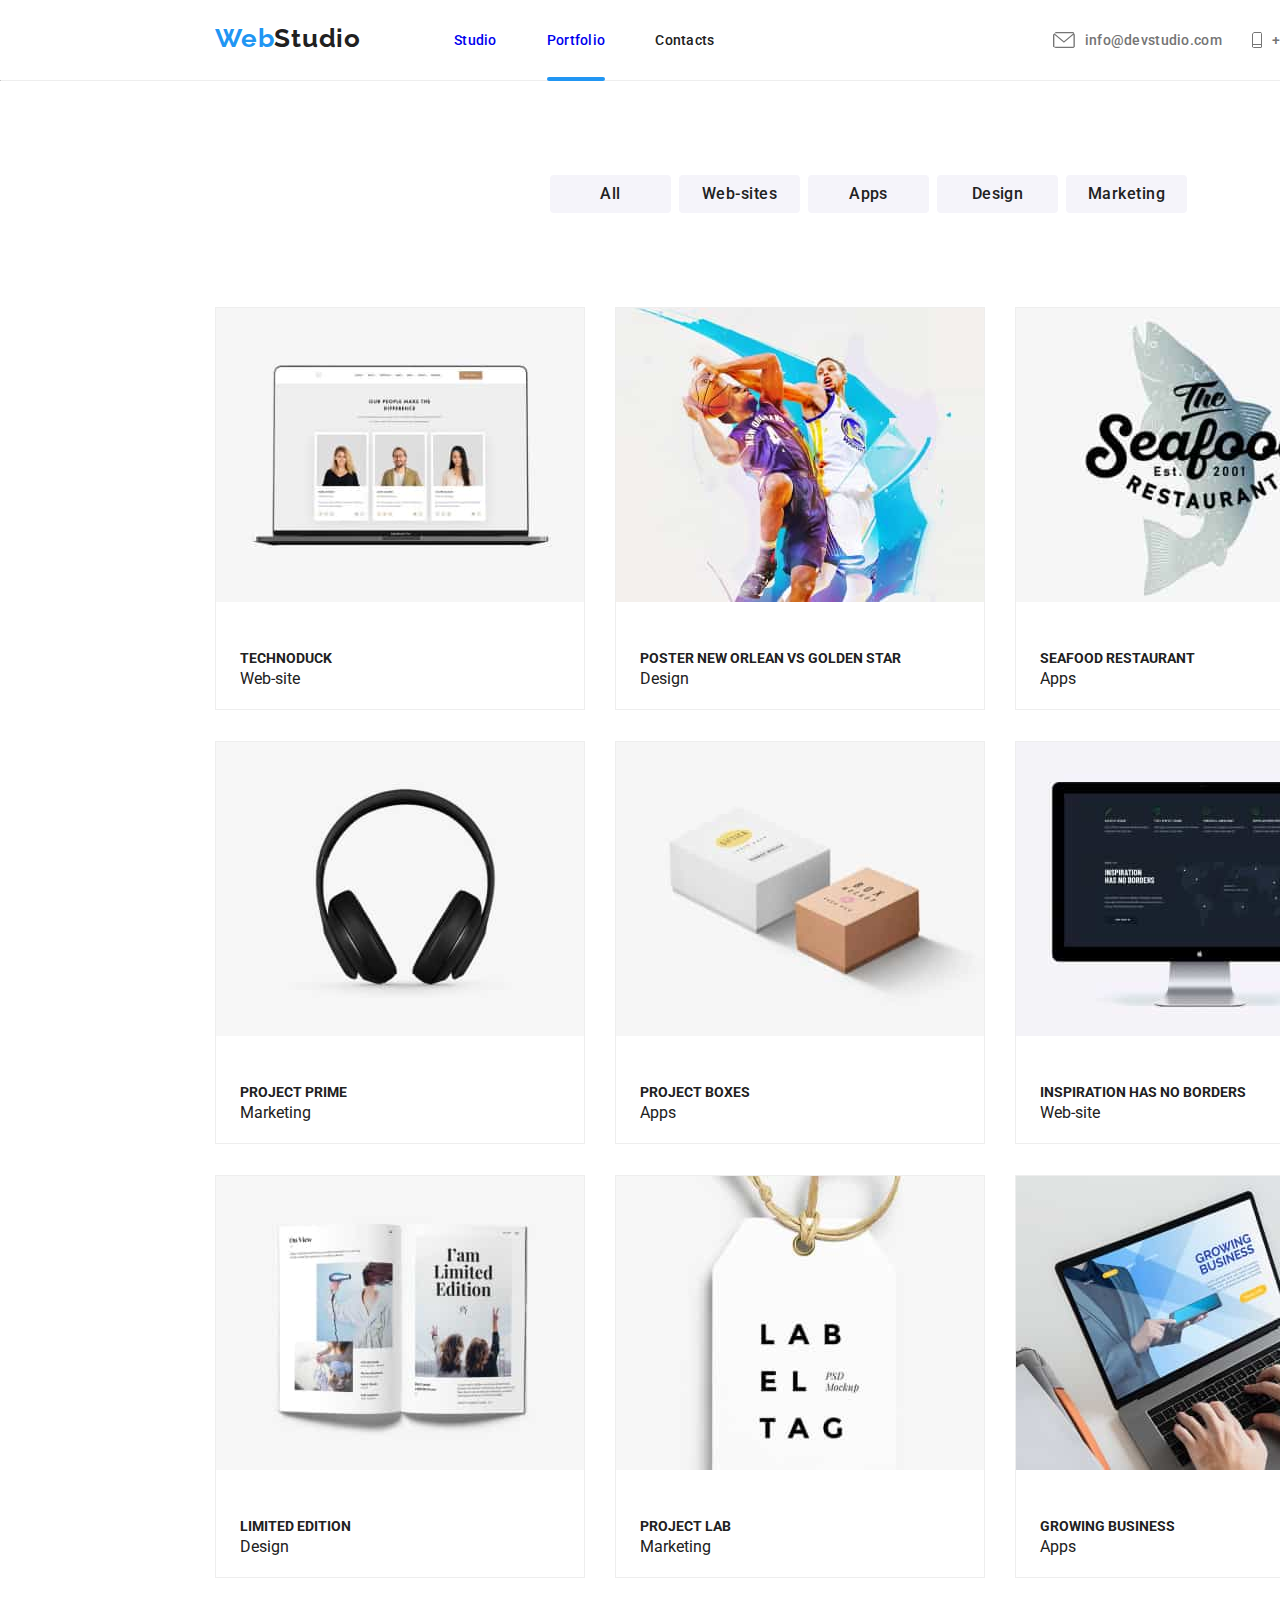
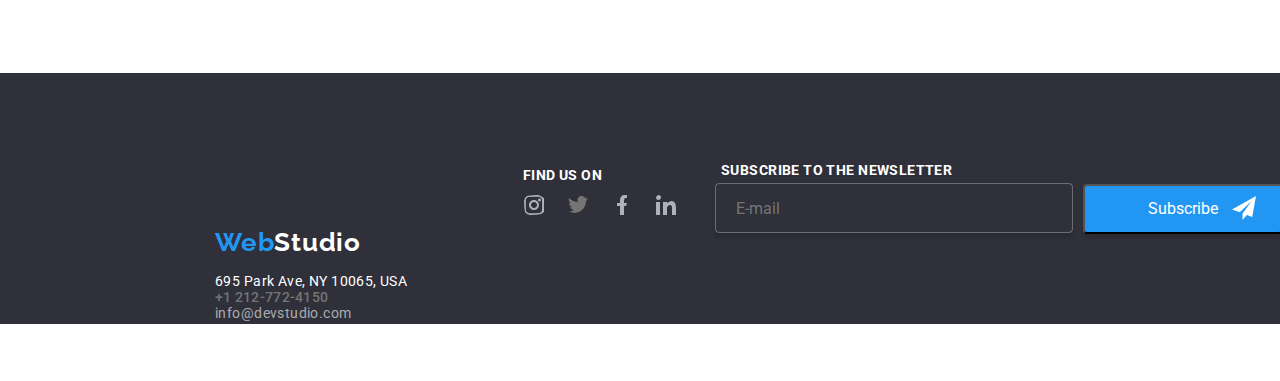
<file: portfolio.html>
<!DOCTYPE html>
<html lang="en">
  <head>
    <meta charset="UTF-8" />
    <meta http-equiv="X-UA-Compatible" content="IE=edge" />
    <meta name="viewport" content="width=device-width, initial-scale=1.0" />
    <title>WebStudio</title>
    <link rel="preconnect" href="https://fonts.googleapis.com" />
    <link rel="preconnect" href="https://fonts.gstatic.com" crossorigin />
    <link
      href="https://fonts.googleapis.com/css2?family=Raleway:wght@700&family=Roboto:ital,wght@0,400;0,500;0,900;1,700&display=swap"
      rel="stylesheet"
    />
    <link rel="stylesheet" href="modern-normalize.css" />
    <link rel="stylesheet" href="style.css" />
  </head>
  <body>
    <div class="container-port">
      <!--Header-->
      <header class="head-section">
        <nav>
          <div class="header-section">
            <ul class="top-section">
              <div class="logo-section">
                <li>Web<span class="studio-top">Studio</span></li>
              </div>
              <div class="link-section">
                <li class="studio-section"><a href="index.html">Studio</a></li>
                <li class="portfolio-section current">
                  <a href="portfolio.html">Portfolio</a>
                </li>
                <li class="contacts-section">Contacts</li>
              </div>
            </ul>
            <div class="info-section">
              <div class="icons-mail-phone">
                <img src="./images/icons.svg/envelope.svg" alt="My Happy SVG" />
              </div>
              <a class="info-mail" href="mailto:info@devstudio.com"
                >info@devstudio.com
              </a>
              <div class="icons-mail-phone">
                <img
                  src="./images/icons.svg/smartphone.svg"
                  alt="My Happy SVG"
                />
              </div>
              <a class="info-phone" href="+1212-772-4150">+1 212-772-4150</a>
            </div>
          </div>
        </nav>
        <hr />
      </header>
      <main>
        <section class="button-section">
          <!--Buttons section-->
          <ul class="btn-section">
            <li>
              <button class="buttons">All</button>
            </li>
            <li>
              <button class="buttons">Web-sites</button>
            </li>
            <li>
              <button class="buttons">Apps</button>
            </li>
            <li>
              <button class="buttons">Design</button>
            </li>

            <li>
              <button class="buttons">Marketing</button>
            </li>
          </ul>

          <!--Projects section-->
          <section>
            <div class="project-section">
              <ul class="card-set">
                <li class="card-item">
                  <div class="border">
                    <div class="overlay-section">
                      <img
                        src="images/technoduck.jpg"
                        alt="Technoduck"
                        width="370"
                      />
                      <div class="overlay">
                        <p class="text-overlay">
                          Technoduck is a state-of-the-art coronavirus
                          distribution platform. Companies use this platform for
                          digital espionage and attacks on competitors' secure
                          servers.
                        </p>
                      </div>
                    </div>

                    <div class="project-container">
                      <h2 class="projects">Technoduck</h2>
                      <span class="projects-name">Web-site</span>
                    </div>
                  </div>
                </li>

                <li class="card-item">
                  <div class="border">
                    <div class="overlay-section">
                      <img
                        class="projects-images"
                        src="images/poster.jpg"
                        alt="New Orlean vs Golden Star"
                        width="370"
                      />
                      <div class="overlay"></div>
                    </div>
                    <div class="project-container">
                      <h2 class="projects">Poster New Orlean vs Golden Star</h2>
                      <span class="projects-name">Design</span>
                    </div>
                  </div>
                </li>

                <li class="card-item">
                  <div class="border">
                    <div class="overlay-section">
                      <img
                        class="projects-images"
                        src="images/seafood.jpg"
                        alt="Seafood Restaurant"
                        width="370"
                      />
                      <div class="overlay"></div>
                    </div>

                    <div class="project-container">
                      <h2 class="projects">Seafood Restaurant</h2>
                      <span class="projects-name">Apps</span>
                    </div>
                  </div>
                </li>
                <li class="card-item">
                  <div class="border">
                    <div class="overlay-section">
                      <img
                        class="projects-images"
                        src="images/projectprime.jpg"
                        alt="Project Prime"
                        width="370"
                      />
                      <div class="overlay"></div>
                    </div>

                    <div class="project-container">
                      <h2 class="projects">Project Prime</h2>
                      <span class="projects-name">Marketing</span>
                    </div>
                  </div>
                </li>

                <li class="card-item">
                  <div class="border">
                    <div class="overlay-section">
                      <img
                        class="projects-images"
                        src="images/projectboxes.jpg"
                        alt="Project Boxes"
                        width="370"
                      />
                      <div class="overlay"></div>
                    </div>

                    <div class="project-container">
                      <h2 class="projects">Project Boxes</h2>
                      <span class="projects-name">Apps</span>
                    </div>
                  </div>
                </li>
                <li class="card-item">
                  <div class="border">
                    <div class="overlay-section">
                      <img
                        class="projects-images"
                        src="images/inspnoborder.jpg"
                        alt="Inspiration has no Borders"
                        width="370"
                      />
                      <div class="overlay"></div>
                    </div>

                    <div class="project-container">
                      <h2 class="projects">Inspiration has no Borders</h2>
                      <span class="projects-name">Web-site</span>
                    </div>
                  </div>
                </li>
                <li class="card-item">
                  <div class="border">
                    <div class="overlay-section">
                      <img
                        class="projects-images"
                        src="images/limitededition.jpg"
                        alt="Limited Edition"
                        width="370"
                      />
                      <div class="overlay"></div>
                    </div>

                    <div class="project-container">
                      <h2 class="projects">Limited Edition</h2>
                      <span class="projects-name">Design</span>
                    </div>
                  </div>
                </li>

                <li class="card-item">
                  <div class="border">
                    <div class="overlay-section">
                      <img
                        class="projects-images"
                        src="images/projectlab.jpg"
                        alt="Project LAB"
                        width="370"
                      />
                      <div class="overlay"></div>
                    </div>

                    <div class="project-container">
                      <h2 class="projects">Project LAB</h2>
                      <span class="projects-name">Marketing</span>
                    </div>
                  </div>
                </li>
                <li class="card-item">
                  <div class="border">
                    <div class="overlay-section">
                      <img
                        class="projects-images"
                        src="images/growingbusiness.jpg"
                        alt="Growing Business"
                        width="370"
                      />
                      <div class="overlay"></div>
                    </div>

                    <div class="project-container">
                      <h2 class="projects">Growing Business</h2>
                      <span class="projects-name">Apps</span>
                    </div>
                  </div>
                </li>
              </ul>
            </div>
          </section>
        </section>
      </main>
   
      <!--Footer section-->
      
      <footer class="footer-section">
        <div class="footer-icons-section">
          <h3 class="icons-title">Find us on</h3>
          <div class="footer-icons">
            <div class="footer-icons-space">
              <img
                class="icon-instagram"
                src="./images/icons.svg/instagram.svg"
                alt="My Happy SVG"
              />
            </div>
            <div class="footer-icons-space">
              <img
                class="icon-twitter"
                src="./images/icons.svg/twitter.svg"
                alt="My Happy SVG"
              />
            </div>
            <div class="footer-icons-space">
              <img
                class="icon-facebook"
                src="./images/icons.svg/facebook.svg"
                alt="My Happy SVG"
              />
            </div>
            <div class="footer-icons-space">
              <img
                class="icon-linkedin"
                src="./images/icons.svg/linkedin.svg"
                alt="My Happy SVG"
              />
            </div>
          </div>
        </div>

        <div class="address-section">
          <address class="address">
            <div class="address-contacts">
              <span class="webstudio-section"
                >Web<span class="studio-bottom">Studio</span></span
              >

              <br />
              695 Park Ave, NY 10065, USA
              <a class="info-phone" href="+1212-772-4150">+1 212-772-4150</a>
              <a class="mail" href="mailto:info@devstudio.com"
                >info@devstudio.com</a
              >
            </div>
          </address>

        </div>
      </footer>
    </div>

    <section class="form-portofolio">
      <form class="subscribe-form">
        <div class="subscribe-label">
          <span class="label-text">Subscribe to the newsletter</span>
          <label class="form-label">
            <input
              type="text"
              class="form-input"
              name="username"
              placeholder=" E-mail"
              required
            />
          </label>
        </div>
  
        <div>
          <button class="subscribe-btn" type="submit">Subscribe</button>
  
          <img
            class="form-svg"
            src="./images/icons.svg/icon-send.svg"
            alt="My Happy SVG"
          />
        </div>
      </form>
    </section>

  </body>
</html>
</file>
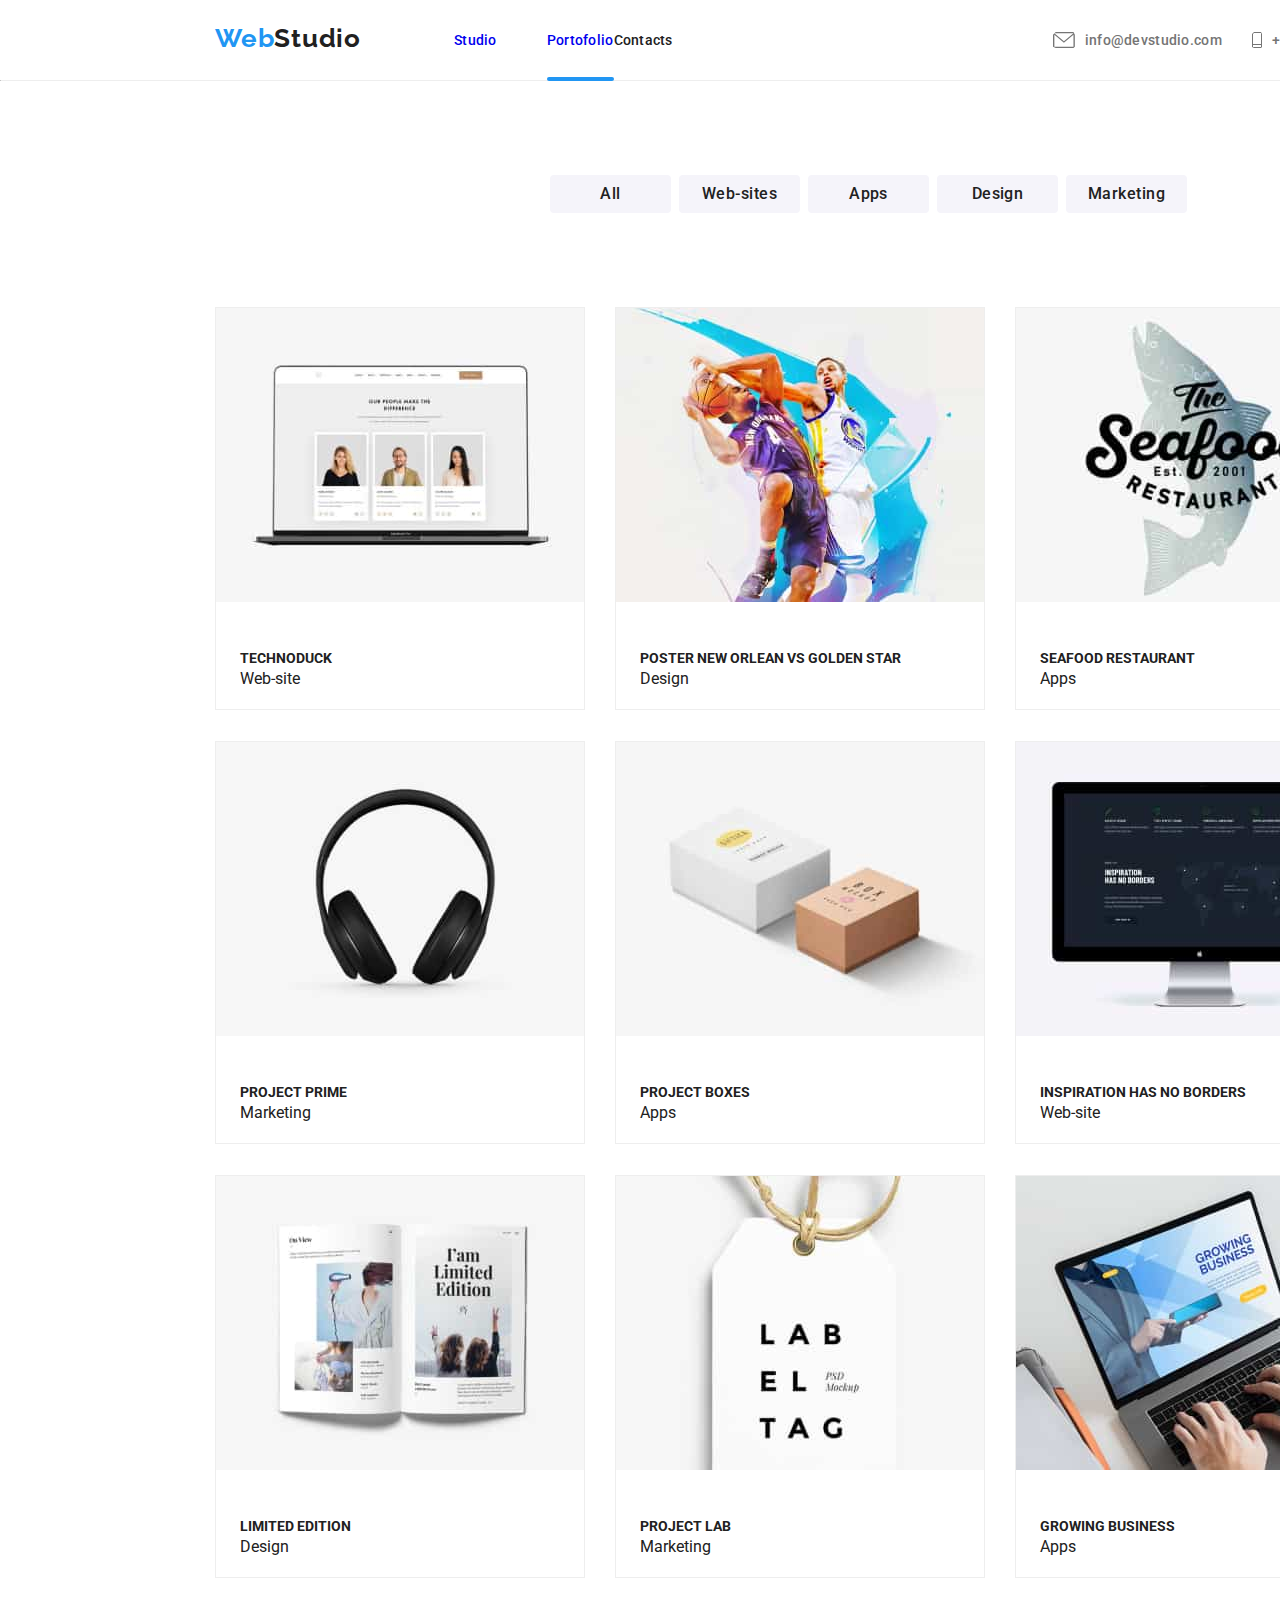
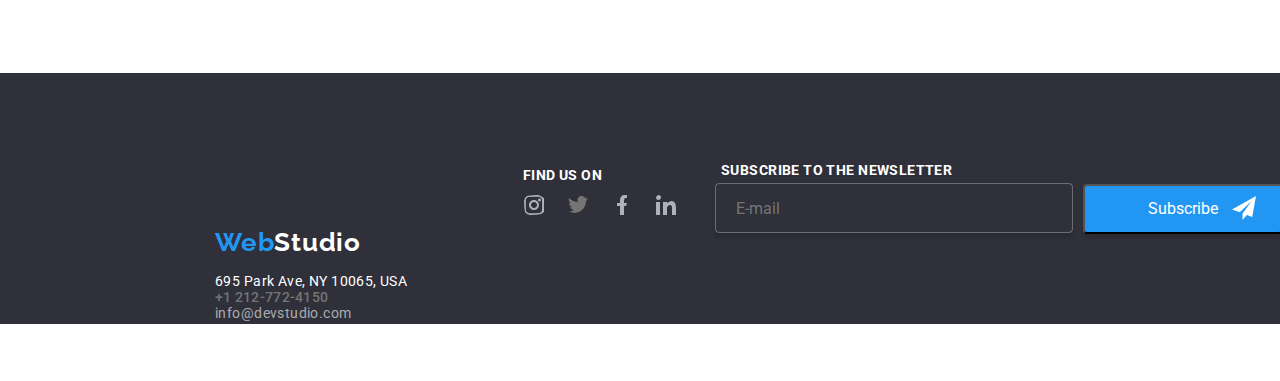
<file: portofolio.html>
<!DOCTYPE html>
<html lang="en">
  <head>
    <meta charset="UTF-8" />
    <meta http-equiv="X-UA-Compatible" content="IE=edge" />
    <meta name="viewport" content="width=device-width, initial-scale=1.0" />
    <title>WebStudio</title>
    <link rel="preconnect" href="https://fonts.googleapis.com" />
    <link rel="preconnect" href="https://fonts.gstatic.com" crossorigin />
    <link
      href="https://fonts.googleapis.com/css2?family=Raleway:wght@700&family=Roboto:ital,wght@0,400;0,500;0,900;1,700&display=swap"
      rel="stylesheet"
    />
    <link rel="stylesheet" href="modern-normalize.css" />
    <link rel="stylesheet" href="style.css" />
  </head>
  <body>
    <div class="container-port">
      <!--Header-->
      <header class="head-section">
        <nav>
          <div class="header-section">
            <ul class="top-section">
              <div class="logo-section">
                <li>Web<span class="studio-top">Studio</span></li>
              </div>
              <div class="link-section">
                <li class="studio-section"><a href="index.html">Studio</a></li>
                <li class="portofolio-section current">
                  <a href="portofolio.html">Portofolio</a>
                </li>
                <li class="contacts-section">Contacts</li>
              </div>
            </ul>
            <div class="info-section">
              <div class="icons-mail-phone">
                <img src="./images/icons.svg/envelope.svg" alt="My Happy SVG" />
              </div>
              <a class="info-mail" href="mailto:info@devstudio.com"
                >info@devstudio.com
              </a>
              <div class="icons-mail-phone">
                <img
                  src="./images/icons.svg/smartphone.svg"
                  alt="My Happy SVG"
                />
              </div>
              <a class="info-phone" href="+1212-772-4150">+1 212-772-4150</a>
            </div>
          </div>
        </nav>
        <hr />
      </header>
      <main>
        <section class="button-section">
          <!--Buttons section-->
          <ul class="btn-section">
            <li>
              <button class="buttons">All</button>
            </li>
            <li>
              <button class="buttons">Web-sites</button>
            </li>
            <li>
              <button class="buttons">Apps</button>
            </li>
            <li>
              <button class="buttons">Design</button>
            </li>

            <li>
              <button class="buttons">Marketing</button>
            </li>
          </ul>

          <!--Projects section-->
          <section>
            <div class="project-section">
              <ul class="card-set">
                <li class="card-item">
                  <div class="border">
                    <div class="overlay-section">
                      <img
                        src="images/technoduck.jpg"
                        alt="Technoduck"
                        width="370"
                      />
                      <div class="overlay">
                        <p class="text-overlay">
                          Technoduck is a state-of-the-art coronavirus
                          distribution platform. Companies use this platform for
                          digital espionage and attacks on competitors' secure
                          servers.
                        </p>
                      </div>
                    </div>

                    <div class="project-container">
                      <h2 class="projects">Technoduck</h2>
                      <span class="projects-name">Web-site</span>
                    </div>
                  </div>
                </li>

                <li class="card-item">
                  <div class="border">
                    <div class="overlay-section">
                      <img
                        class="projects-images"
                        src="images/poster.jpg"
                        alt="New Orlean vs Golden Star"
                        width="370"
                      />
                      <div class="overlay"></div>
                    </div>
                    <div class="project-container">
                      <h2 class="projects">Poster New Orlean vs Golden Star</h2>
                      <span class="projects-name">Design</span>
                    </div>
                  </div>
                </li>

                <li class="card-item">
                  <div class="border">
                    <div class="overlay-section">
                      <img
                        class="projects-images"
                        src="images/seafood.jpg"
                        alt="Seafood Restaurant"
                        width="370"
                      />
                      <div class="overlay"></div>
                    </div>

                    <div class="project-container">
                      <h2 class="projects">Seafood Restaurant</h2>
                      <span class="projects-name">Apps</span>
                    </div>
                  </div>
                </li>
                <li class="card-item">
                  <div class="border">
                    <div class="overlay-section">
                      <img
                        class="projects-images"
                        src="images/projectprime.jpg"
                        alt="Project Prime"
                        width="370"
                      />
                      <div class="overlay"></div>
                    </div>

                    <div class="project-container">
                      <h2 class="projects">Project Prime</h2>
                      <span class="projects-name">Marketing</span>
                    </div>
                  </div>
                </li>

                <li class="card-item">
                  <div class="border">
                    <div class="overlay-section">
                      <img
                        class="projects-images"
                        src="images/projectboxes.jpg"
                        alt="Project Boxes"
                        width="370"
                      />
                      <div class="overlay"></div>
                    </div>

                    <div class="project-container">
                      <h2 class="projects">Project Boxes</h2>
                      <span class="projects-name">Apps</span>
                    </div>
                  </div>
                </li>
                <li class="card-item">
                  <div class="border">
                    <div class="overlay-section">
                      <img
                        class="projects-images"
                        src="images/inspnoborder.jpg"
                        alt="Inspiration has no Borders"
                        width="370"
                      />
                      <div class="overlay"></div>
                    </div>

                    <div class="project-container">
                      <h2 class="projects">Inspiration has no Borders</h2>
                      <span class="projects-name">Web-site</span>
                    </div>
                  </div>
                </li>
                <li class="card-item">
                  <div class="border">
                    <div class="overlay-section">
                      <img
                        class="projects-images"
                        src="images/limitededition.jpg"
                        alt="Limited Edition"
                        width="370"
                      />
                      <div class="overlay"></div>
                    </div>

                    <div class="project-container">
                      <h2 class="projects">Limited Edition</h2>
                      <span class="projects-name">Design</span>
                    </div>
                  </div>
                </li>

                <li class="card-item">
                  <div class="border">
                    <div class="overlay-section">
                      <img
                        class="projects-images"
                        src="images/projectlab.jpg"
                        alt="Project LAB"
                        width="370"
                      />
                      <div class="overlay"></div>
                    </div>

                    <div class="project-container">
                      <h2 class="projects">Project LAB</h2>
                      <span class="projects-name">Marketing</span>
                    </div>
                  </div>
                </li>
                <li class="card-item">
                  <div class="border">
                    <div class="overlay-section">
                      <img
                        class="projects-images"
                        src="images/growingbusiness.jpg"
                        alt="Growing Business"
                        width="370"
                      />
                      <div class="overlay"></div>
                    </div>

                    <div class="project-container">
                      <h2 class="projects">Growing Business</h2>
                      <span class="projects-name">Apps</span>
                    </div>
                  </div>
                </li>
              </ul>
            </div>
          </section>
        </section>
      </main>
   
      <!--Footer section-->
      
      <footer class="footer-section">
        <div class="footer-icons-section">
          <h3 class="icons-title">Find us on</h3>
          <div class="footer-icons">
            <div class="footer-icons-space">
              <img
                class="icon-instagram"
                src="./images/icons.svg/instagram.svg"
                alt="My Happy SVG"
              />
            </div>
            <div class="footer-icons-space">
              <img
                class="icon-twitter"
                src="./images/icons.svg/twitter.svg"
                alt="My Happy SVG"
              />
            </div>
            <div class="footer-icons-space">
              <img
                class="icon-facebook"
                src="./images/icons.svg/facebook.svg"
                alt="My Happy SVG"
              />
            </div>
            <div class="footer-icons-space">
              <img
                class="icon-linkedin"
                src="./images/icons.svg/linkedin.svg"
                alt="My Happy SVG"
              />
            </div>
          </div>
        </div>

        <div class="address-section">
          <address class="address">
            <div class="address-contacts">
              <span class="webstudio-section"
                >Web<span class="studio-bottom">Studio</span></span
              >

              <br />
              695 Park Ave, NY 10065, USA
              <a class="info-phone" href="+1212-772-4150">+1 212-772-4150</a>
              <a class="mail" href="mailto:info@devstudio.com"
                >info@devstudio.com</a
              >
            </div>
          </address>

        </div>
      </footer>
    </div>

    <section class="form-portofolio">
      <form class="subscribe-form">
        <div class="subscribe-label">
          <span class="label-text">Subscribe to the newsletter</span>
          <label class="form-label">
            <input
              type="text"
              class="form-input"
              name="username"
              placeholder=" E-mail"
              required
            />
          </label>
        </div>
  
        <div>
          <button class="subscribe-btn" type="submit">Subscribe</button>
  
          <img
            class="form-svg"
            src="./images/icons.svg/icon-send.svg"
            alt="My Happy SVG"
          />
        </div>
      </form>
    </section>

  </body>
</html>
</file>
<file: style.css>
body {
  font-family: Roboto, "Open Sans", "Helvetica Neue", sans-serif;
  color: #212121;
}

* {
  margin: 0;
  padding: 0;
  box-sizing: Border-box;
}

hr {
  width: 1600px;

  border-top: 1px #ececec;
}

ul {
  list-style-type: none;
}
a:hover,
a:focus {
  color: #2196f3;
}
a {
  text-decoration: none;
  transition-property: color;
  transition-duration: 250ms;
  transition-timing-function: cubic-bezier(0.4, 0, 0.2, 1);
}
h1 {
  display: flex;
  width: 696px;
  flex-direction: column;
  flex-shrink: 0;
  color: #fff;
  text-align: center;
  font-size: 44px;
  font-family: inherit;
  font-weight: 900;
  line-height: 1.36;
  letter-spacing: 2.64px;
  text-transform: uppercase;
  margin-top: 35px;
  margin-right: auto;
  margin-left: auto;
}
h2 {
  display: flex;
  width: 270px;
  flex-direction: column;
  flex-shrink: 0;
  color: #212121;
  font-size: 14px;
  font-family: inherit;
  font-weight: 700;
  text-transform: uppercase;
}
p {
  display: flex;
  width: 270px;
  height: 75px;
  flex-direction: column;
  flex-shrink: 0;
  color: #757575;
  font-size: 14px;
  font-family: inherit;
  font-weight: 400;
  line-height: 24px;
  letter-spacing: 0.42px;
}
.container-port {
  display: flex;
  width: 1600px;
  flex-direction: column;
  justify-content: center;
  align-items: center;
  gap: 94px;
  background: #fff;
}
.container {
  width: 1600px;
  height: 2348px;
  background: #fff;
}

.webstudio-section {
  color: #2196f3;
  font-size: 26px;
  font-family: Raleway;
  font-weight: 700;
  letter-spacing: 0.78px;
  display: flex;
  font-style: normal;
}
.studio-section,
.portfolio-section,
.contacts-section {
  color: #212121;
  font-size: 14px;
  font-family: inherit;
  font-weight: 500;
  letter-spacing: 0.28px;
}

.button {
  color: #fff;
  text-align: center;
  font-size: 16px;
  font-family: inherit;
  font-weight: 700;
  line-height: 30px;
  letter-spacing: 0.96px;
  margin-left: 720px;
  transition-property: background-color;
  transition-duration: 250ms;
  transition-timing-function: cubic-bezier(0.4, 0, 0.2, 1);
}
.buttons:hover,
.buttons:focus,
.button:hover,
.button:focus {
  background-color: #2196f3;
  color: #fff;
  cursor: pointer;
}
.buttons:hover {
  box-shadow: 0px 2px 2px 0px rgba(0, 0, 0, 0.12),
    0px 1px 2px 0px rgba(0, 0, 0, 0.08), 0px 3px 1px 0px rgba(0, 0, 0, 0.1);
  cursor: pointer;
}
.info-phone {
  color: #757575;
  font-size: 14px;
  font-family: inherit;
  font-weight: 500;
  letter-spacing: 0.28px;
}

.top-section {
  display: flex;
  padding-left: 215px;
}
.info-mail {
  padding-right: 40px;
  color: #757575;
}
.info-section {
  color: #757575;
  font-family: Roboto;
  font-size: 14px;
  font-weight: 500;
  letter-spacing: 0.28px;
  padding-right: 215px;
  padding-top: 32px;
  padding-bottom: 32px;
  display: flex;
}

.header-section {
  display: flex;
  justify-content: space-between;
  width: 1600px;
  height: 80px;
  flex-shrink: 0;
  background: #fff;
}
.logo-section {
  color: #2196f3;
  font-family: Raleway;
  font-size: 26px;
  font-weight: 700;
  letter-spacing: 0.78px;
  padding-right: 93px;
  padding-top: 24px;
  padding-bottom: 25px;
}

.studio-section,
.portfolio-section {
  margin-right: 50px;
}
.studio-top {
  color: #212121;
}
.studio-bottom {
  color: #fff;
}
.current {
  position: relative;
}
.current::after {
  content: " ";
  width: 100%;
  height: 4px;
  position: absolute;
  top: 17px;
  border-radius: 2px;
  background: #2196f3;
  left: 0;
  right: 0;
  margin-top: 28px;
}
.current:hover::after {
  width: 100%;
  left: 0;
}

.link-section {
  color: #212121;
  font-family: Roboto;
  font-size: 14px;
  font-weight: 500;
  letter-spacing: 0.28px;
  display: flex;
  padding-top: 32px;
}

.details {
  color: #212121;
  text-align: center;
  font-size: 36px;
  font-family: inherit;
  font-weight: 700;
  letter-spacing: 1.08px;
  margin-right: auto;
  margin-left: auto;
}
.details-ourteam {
  color: #212121;
  text-align: center;
  font-size: 36px;
  font-family: inherit;
  font-weight: 700;
  letter-spacing: 1.08px;
  margin-right: auto;
  margin-left: auto;
  padding-bottom: 50px;
}
.details-section {
  display: flex;
  justify-content: space-evenly;
  padding-left: 215px;
  padding-right: 215px;
}
.what-we-do-section {
  width: 1600px;
  height: 386px;
  background: #fff;
}
.team-section {
  width: 1600px;
  height: 648px;
  flex-shrink: 0;
  background: #f5f4fa;
}
.team-list {
  display: flex;
  justify-content: space-evenly;
}

.our-team {
  width: 270px;
  height: 368px;
  flex-shrink: 0;
  border-radius: 0px 0px 4px 4px;
  background: #fff;
}
.team-names {
  color: #212121;
  text-align: center;
  font-size: 16px;
  font-family: inherit;
  font-weight: 500;
  letter-spacing: 0.48px;
}
.team-jobs {
  color: #757575;
  text-align: center;
  font-size: 16px;
  font-family: inherit;
  font-weight: 400;
  letter-spacing: 0.48px;
}
.footer-section {
  width: 1600px;
  height: 251px;
  flex-shrink: 0;
  background: #2f303a;
}

.address {
  display: flex;
  width: 207px;
  height: 16px;
  flex-direction: column;
  flex-shrink: 0;
  color: #fff;
  font-size: 14px;
  font-family: inherit;
  font-style: normal;
  font-weight: 400;
  line-height: normal;
  letter-spacing: 0.42px;
  margin-left: 215px;
  margin-right: 1178px;
  justify-content: space-evenly;
}
.mail {
  display: flex;
  width: 231px;
  height: 16px;
  flex-direction: column;
  flex-shrink: 0;
  color: rgba(255, 255, 255, 0.6);
  font-size: 14px;
  font-family: inherit;

  font-weight: 400;
  line-height: 16px;
  letter-spacing: 0.42px;
}

.main-section,
.ability-section,
.details-section,
.team-section,
.footer-section,
.title-section {
  padding-top: 94px;
  padding-bottom: 94px;
}

.main-section {
  width: 1600px;
  height: 80px;
  flex-shrink: 0;
  background: #fff;
}
.title-section {
  width: 1600px;
  height: 600px;
  flex-shrink: 0;
  background: #2f303a;
  background-image: url(images/img.png),
    linear-gradient(to bottom, #fff, rgb(160, 158, 158), rgb(58, 57, 57), #000);
  background-size: 1600px;
}

.ability-section {
  width: 1600px;
  background: #fff;
}
.abilities-section {
  display: flex;
  justify-content: space-evenly;
  margin-right: 215px;
  margin-left: 215px;
  margin-bottom: 94px;
}
.team-section {
  width: 1600px;
  height: 648px;
  flex-shrink: 0;
  background: #f5f4fa;
}
.footer-section {
  width: 1600px;
  height: 251px;
  flex-shrink: 0;
  background: #2f303a;
}

.button-section {
  display: flex;
  width: 1600px;
  flex-direction: column;
  justify-content: center;
  align-items: center;
  gap: 94px;
  background: #fff;
}

.buttons {
  width: 121px;
  height: 38px;
  flex-shrink: 0;
  border-radius: 4px;
  background: #f5f4fa;
  margin-left: 8px;
  color: #212121;
  text-align: center;
  font-family: inherit;
  font-size: 16px;
  font-style: normal;
  font-weight: 500;
  line-height: 26px;
  letter-spacing: 0.48px;
  border: transparent;
  transition-property: background-color;
  transition-duration: 250ms;
  transition-timing-function: cubic-bezier(0.4, 0, 0.2, 1);
}

.project-container {
  padding: 24px 237px 20px 24px;
}

.team-container {
  color: #212121;
  text-align: center;
  font-family: inherit;
  font-size: 16px;
  font-style: normal;
  font-weight: 500;
  line-height: normal;
  letter-spacing: 0.48px;
  box-shadow: 0px 2px 1px 0px rgba(0, 0, 0, 0.2),
    0px 1px 1px 0px rgba(0, 0, 0, 0.14), 0px 1px 3px 0px rgba(0, 0, 0, 0.12);
}
.btn-section {
  display: flex;
  width: 516px;
  height: 38px;
}

.project-section {
  display: flex;
  width: 1600px;
  flex-direction: column;
  justify-content: center;
  align-items: center;
  gap: 94px;
  background: #fff;

  padding-left: 215px;
  padding-right: 215px;
}
.projects {
  padding-top: 20px;
  padding-bottom: 4px;
}
.card-set {
  display: flex;
  flex-wrap: wrap;
  margin-left: -30px;
  margin-top: -30px;
}
.card-item {
  background: #fff;
  margin-left: 30px;
  margin-top: 30px;
  width: 370px;
  height: 404px;
  flex-shrink: 0;

  background: #fff;
  flex-basis: calc((100% - 90px) / 3);
}
.border {
  border: 1px solid #eee;
  transition-property: background-color;
  transition-duration: 250ms;
  transition-timing-function: cubic-bezier(0.4, 0, 0.2, 1);
}
.border:hover {
  border: 1px solid #eee;
  background: #fff;
  box-shadow: 1px 4px 6px 0px rgba(0, 0, 0, 0.16),
    0px 4px 4px 0px rgba(0, 0, 0, 0.06), 0px 1px 1px 0px rgba(0, 0, 0, 0.12);
}

.overlay-section {
  position: relative;
  overflow: hidden;
}
.overlay {
  position: absolute;
  top: 0;
  left: 0;
  width: 100%;
  height: 100%;
  transform: translatey(100%);
  transition: transform 250ms ease-in-out;
}
.overlay-section:hover .overlay {
  transform: translatex(0);
  background-color: rgba(33, 150, 243, 0.9);
}
.text-overlay {
  width: 322px;
  color: #fff;
  font-family: Roboto;
  font-size: 18px;
  font-weight: 400;
  line-height: 28px;
  letter-spacing: 0.54px;
  margin-top: 63px;
  margin-left: 23px;
}

.card-list {
  margin-left: 30px;
  margin-top: 30px;
}

.icons-mail-phone {
  display: flex;
  justify-content: flex-end;
  padding-right: 10px;
  width: 10px;
  height: 16px;
  flex-shrink: 0;
  transition-property: background-color;
  transition-duration: 250ms;
  transition-timing-function: cubic-bezier(0.4, 0, 0.2, 1);
}
.icons-mail-phone:hover {
  filter: invert(0.4) sepia(1) saturate(15.7) hue-rotate(183.6deg)
    brightness(0.95);
  cursor: pointer;
}
.icons-list {
  width: 270px;
  height: 120px;
  flex-shrink: 0;
  border-radius: 4px;
  background: #f5f4fa;

  display: flex;
  justify-content: center;
  align-items: center;
}
.icon-list {
  width: 70px;
  height: 70px;
  flex-shrink: 0;
}

.icon-space {
  padding-bottom: 30px;
}
.footer-icons-space:hover,
.footer-icons-space:focus {
  background-color: #2196f3;
  cursor: pointer;
}

.social-icons-space {
  width: 44px;
  height: 44px;
  border-radius: 50px;
  background-color: fff;

  display: flex;
  justify-content: space-around;
  align-items: center;

  transition-property: background-color;
  transition-duration: 250ms;
  transition-timing-function: cubic-bezier(0.4, 0, 0.2, 1);
}
.social-icons-space:hover,
.social-icons-space:focus {
  background: #2196f3;
  cursor: pointer;
}

.icon-instagram,
.icon-twitter,
.icon-facebook,
.icon-linkedin {
  width: 20px;
  height: 20px;
  transition-property: color;
  transition-duration: 250ms;
  transition-timing-function: cubic-bezier(0.4, 0, 0.2, 1);
}
.icon-instagram:focus,
.icon-twitter:focus,
.icon-facebook:focus,
.icon-linkedin:focus,
.icon-instagram:hover,
.icon-twitter:hover,
.icon-facebook:hover,
.icon-linkedin:hover {
  filter: invert(0) sepia(0.5) saturate(0.1) hue-rotate(0deg) brightness(40);
  cursor: pointer;
}

.social-icons {
  display: flex;
  justify-content: space-evenly;
  padding-top: 16px;
}

.customers-section {
  width: 1600px;
  height: 451px;
}
.customer-title {
  color: #212121;
  text-align: center;
  font-family: Roboto;
  font-size: 36px;
  font-style: normal;
  font-weight: 700;
  line-height: normal;
  letter-spacing: 1.08px;
  padding-top: 94px;
}
.logo-icons {
  width: 106px;
  height: 60px;
  transition-property: background-color;
  transition-duration: 250ms;
  transition-timing-function: cubic-bezier(0.4, 0, 0.2, 1);
}
.logo-icons:hover,
.logo-icons:focus {
  filter: invert(0.4) sepia(1) saturate(15.7) hue-rotate(183.6deg)
    brightness(0.95);
  cursor: pointer;
}
.customer-icons {
  display: flex;
  align-items: center;
  gap: 10px;
  justify-content: center;
  padding-top: 50px;
}

.customer-icons-space {
  width: 170px;
  height: 92px;
  flex-shrink: 0;
  border-radius: 4px;
  border: 1px solid #afb1b8;

  display: flex;
  justify-content: center;
  align-items: center;
}
.customer-icons-space:hover {
  border-color: #2196f3;
  cursor: pointer;
}
.footer-icons {
  display: flex;
  justify-content: center;

  transition-property: background-color;
  transition-duration: 250ms;
  transition-timing-function: cubic-bezier(0.4, 0, 0.2, 1);
}
.icons-title {
  color: #fff;
  font-family: Roboto;
  font-size: 14px;
  font-weight: 700;
  line-height: normal;
  letter-spacing: 0.42px;
  text-transform: uppercase;
  padding-right: 75px;
  display: flex;
  justify-content: center;
}
.footer-icons-space {
  width: 44px;
  height: 44px;
  flex-shrink: 0;
  fill: rgba(255, 255, 255, 0.1);
  border-radius: 50%;
  align-items: center;
  display: flex;
  justify-content: space-around;
}
.footer-icons-section {
  margin-right: 400px;
}
.address-contacts {
  padding-bottom: 60px;
}
.desktop-apps {
  position: absolute;
  width: 370px;
  height: 70px;
  flex-shrink: 0;
  background: rgba(47, 48, 58, 0.8);
  bottom: 0px;
  top: 224px;
}
.mobile-apps {
  position: absolute;
  width: 370px;
  height: 70px;
  flex-shrink: 0;
  background: rgba(47, 48, 58, 0.8);
  bottom: 0px;
  top: 224px;
}
.design-solutions {
  position: absolute;
  width: 370px;
  height: 70px;
  flex-shrink: 0;
  background: rgba(47, 48, 58, 0.8);
  bottom: 0px;
  top: 224px;
}
.laptop-img,
.phone-img,
.tablet-img {
  position: relative;
}
.apps-text {
  color: #fff;
  text-align: center;
  font-family: Roboto;
  font-size: 14px;
  font-style: normal;
  font-weight: 700;
  line-height: normal;
  letter-spacing: 0.42px;
  text-transform: uppercase;
  display: flex;
  justify-content: space-around;
  padding-top: 27px;
}

/* Modal */

.modal {
  position: fixed;
  top: 0;
  left: 0;
  width: 100vw;
  height: 100vh;
  display: flex;
  justify-content: center;
  align-items: center;
  background: rgba(0, 0, 0, 0.2);
  transition: 400ms ease-out;
}

.modal-content {
  padding: 16px;
  width: 528px;
  height: 581px;
  margin: 0 auto;
  position: relative;
  border-radius: 4px;
  background: #fff;
  box-shadow: 0px 2px 1px 0px rgba(0, 0, 0, 0.2),
    0px 1px 1px 0px rgba(0, 0, 0, 0.14), 0px 1px 3px 0px rgba(0, 0, 0, 0.12);
}

.is-hidden {
  visibility: hidden;
  pointer-events: none;
  opacity: 0;
  transition: 400ms ease-out;
}
.close-btn {
  background-color: #fff;
  cursor: pointer;
  outline: none;
  position: absolute;
  right: 16px;
  top: 16px;
  width: 30px;
  height: 30px;
  border-radius: 50%;
  border-color: #f6f8fa;
}
.close-button {
  color: #000;
  width: 18px;
  margin-top: 6px;
  height: 18px;
}

/* Form */

.form-modal {
  position: relative;
  display: flex;
  flex-direction: column;
  gap: 4px;
  align-items: flex-start;
  width: 448px;
  height: 54px;
  margin-top: 5px;
}
.form {
  margin-left: 19px;
  margin-top: 40px;
}

.form-modal input {
  flex: 2;
  width: 100%;
  border-radius: 4px;
  padding: 0px 30px;
  border: 1px solid rgba(33, 33, 33, 0.2);
}
.form-modal input:focus-within{
  outline: none;
  border-radius: 4px;
  border: 1px solid #2196f3;

}
.icons-form {
  width: 18px;
  height: 18px;
  position: absolute;
  margin-top: 32px;
  margin-left: 12px;

}
.icons-form:focus {
  fill: #2196f3; /* Culoarea implicită a SVG-ului */
  transition: fill 0.2s; /* Efect de tranziție pentru schimbarea culorii */
}

/* Stilizarea SVG la focus */
input:focus + svg {
  fill: #2196f3; /* Culoarea SVG-ului când elementul de intrare primește focus */
}

.form-modal.terms-conditions-checkbox {
  flex-direction: row;
  align-items: center;
  justify-content: center;
  cursor: pointer;
}
.terms-info {
  font-family: Roboto;
  font-size: 14px;
  font-style: normal;
  line-height: 24px;
  letter-spacing: 0.42px;
  text-decoration-line: underline;
}
.agree-check .terms-info {
  margin-left: 8px;
  color: #2196f3;
  font-weight: bold;
}
.agree-check {
  display: flex;
  justify-content: center;
  align-items: center;
  margin-bottom: 15px;
}

.agree-check .checkmark {
  appearance: none;
}

.service-text {
  font-weight: 400;
  font-size: 14px;
  line-height: 24px;
  letter-spacing: 0.03em;
  color: #757575;
}

.form-modal .submit-button {
  width: 200px;
  height: 50px;
  background-color: #2196f3;
  cursor: pointer;
  align-self: center;
  border: none;
  border-radius: 4px;
  color: #fff;
}

.agree-check input[type="checkbox"] {
  display: none;
}

.agree-check .icon {
  display: inline-block;
  width: 16px;
  height: 16px;
  border-radius: 2px;
  background: url("./images/vector.png");
}

.agree-check input[type="checkbox"]:checked + .icon {
  background-color: #0078d4;
  border-color: #0078d4;
  background: url("./images/iconcheck.png");
  width: 16px;
  height: 15px;
  padding: 7px;
}

.agree-check .service-text {
  margin-left: 5px;
  margin-top: 18px;
}
.input-icon {
  position: absolute;
  top: 50%;
  left: 12px;
  width: 18px;
  height: 18px;
}
.icon {
  margin-top: 17px;
}
.form-modal input:focus-within > .icon {
  color: #2196f3;
}
.textarea {
  width: 448px;
  height: 120px;
  border-radius: 4px;
  border: 1px solid rgba(33, 33, 33, 0.2);
  margin-top: 16px;
  padding: 16px;
}
.textarea:focus {
  outline: none;
  border-radius: 4px;
  border: 1px solid #2196f3;
}
.form-textarea {
  position: relative;
  display: flex;
  flex-direction: column;
  align-items: flex-start;
  margin-top: 20px;
}

.form-text {
  color: #757575;
  font-family: Roboto;
  font-size: 12px;
  font-style: normal;
  font-weight: 400;
  line-height: normal;
  letter-spacing: 0.12px;
  margin-top: 10px;
}
.form-text-comments {
  color: #757575;
  font-family: Roboto;
  font-size: 12px;
  font-style: normal;
  font-weight: 400;
  line-height: normal;
  letter-spacing: 0.12px;
}

.leave-info {
  color: #212121;
  text-align: center;
  font-family: Roboto;
  font-size: 20px;
  font-style: normal;
  font-weight: 700;
  line-height: normal;
  letter-spacing: 0.6px;
}

.subscribe-form {
  position: absolute;
  display: flex;
  justify-content: flex-end;
  align-items: center;
  margin-top: 442px;
  margin-left: 715px;
}
.form-label {
  width: 358px;
  height: 50px;
}
.label-text {
  color: #fff;
  font-family: Roboto;
  font-size: 14px;
  font-style: normal;
  font-weight: 700;
  line-height: normal;
  letter-spacing: 0.42px;
  text-transform: uppercase;
  display: flex;
  margin-left: 6px;
  margin-top: -13px;
}
.form-input {
  width: 358px;
  height: 50px;
  padding: 16px;
  border-radius: 4px;
  margin-top: 5px;
  background-color: transparent;
  border-radius: 4px;
  border: 1px solid rgba(255, 255, 255, 0.3);
  background: rgba(33, 150, 243, 0);
  box-shadow: 0px 4px 4px 0px rgba(0, 0, 0, 0.15);
}
.subscribe-btn {
  width: 200px;
  height: 50px;
  flex-shrink: 0;
  border-radius: 4px;
  color: #fff;
  margin-left: 10px;
  cursor: pointer;
  background: #2196f3;
  box-shadow: 0px 4px 4px 0px rgba(0, 0, 0, 0.15);
  position: absolute;
}
.form-svg {
  width: 24px;
  height: 24px;
  position: relative;
  margin-top: 12px;
  margin-left: 159px;
}
.subscribe-label {
  position: relative;
}
.form-portofolio {
  margin-top: -591px;
}
</file>
